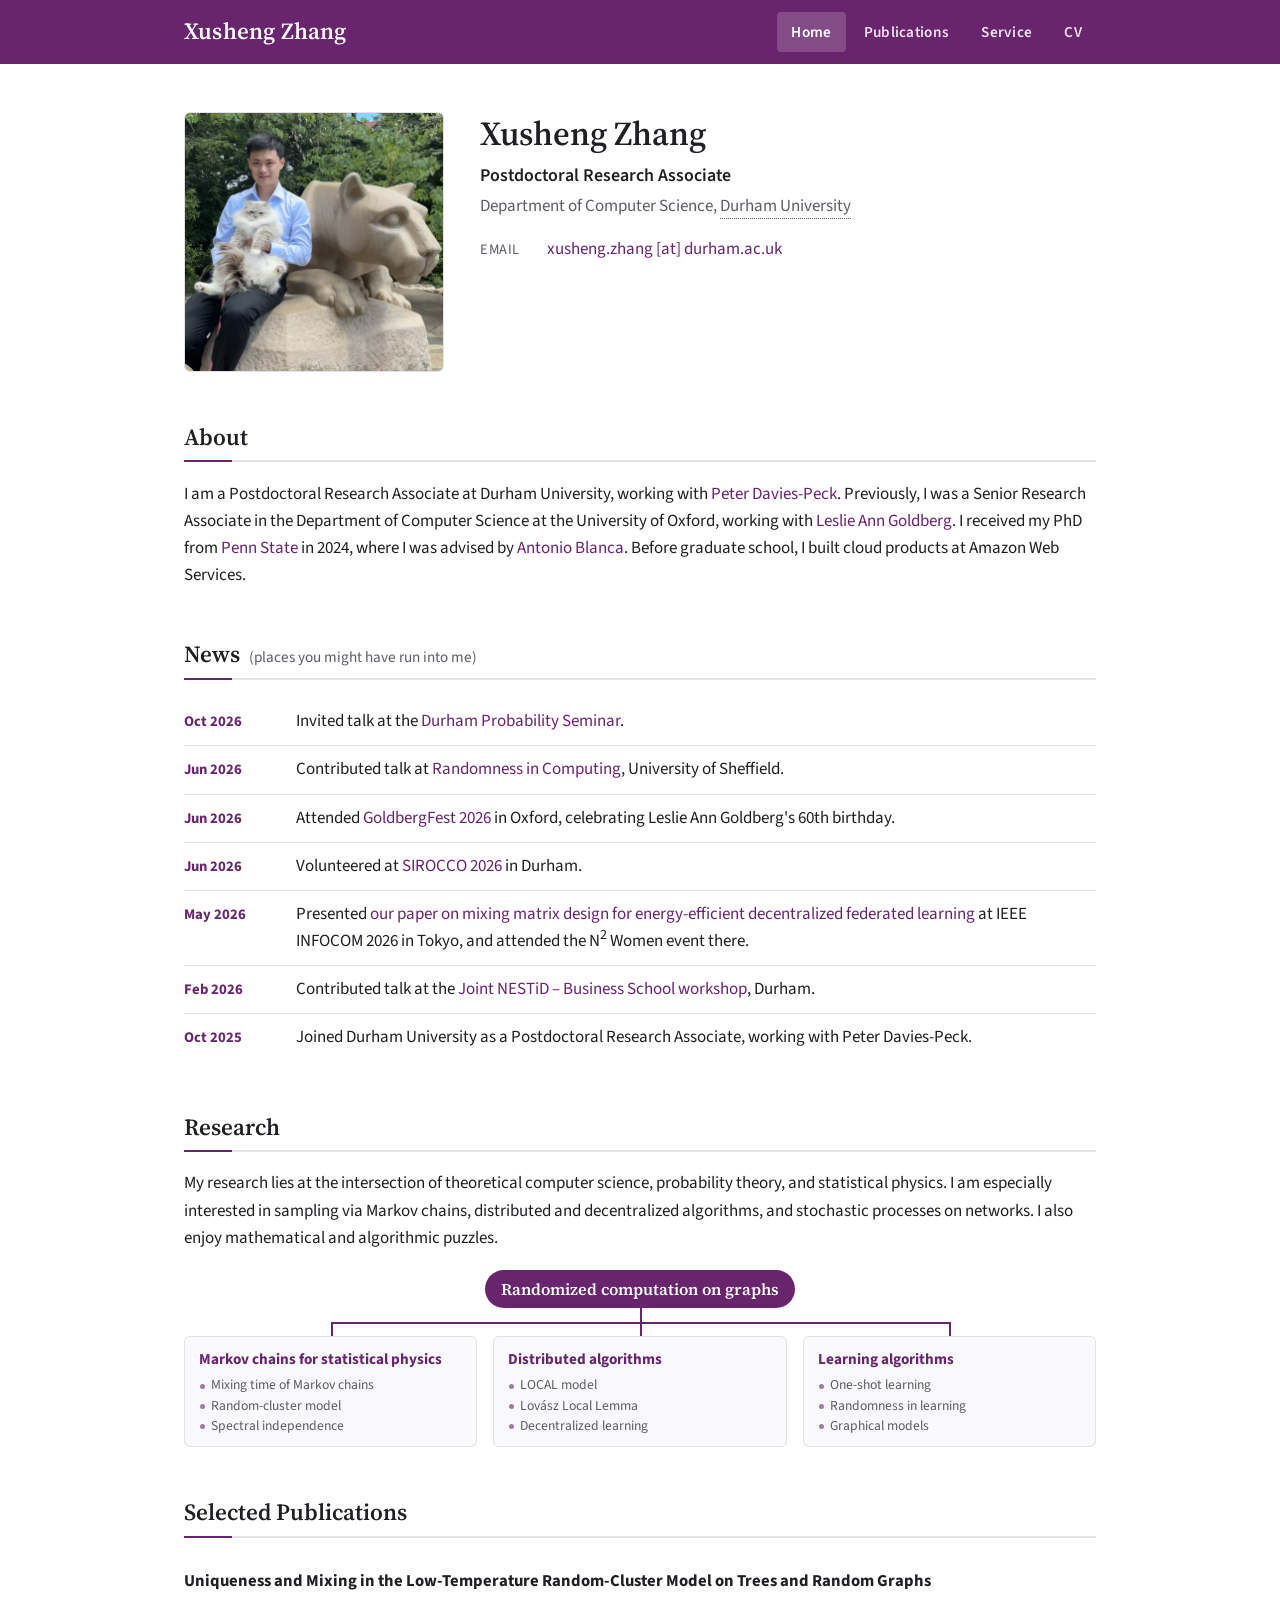
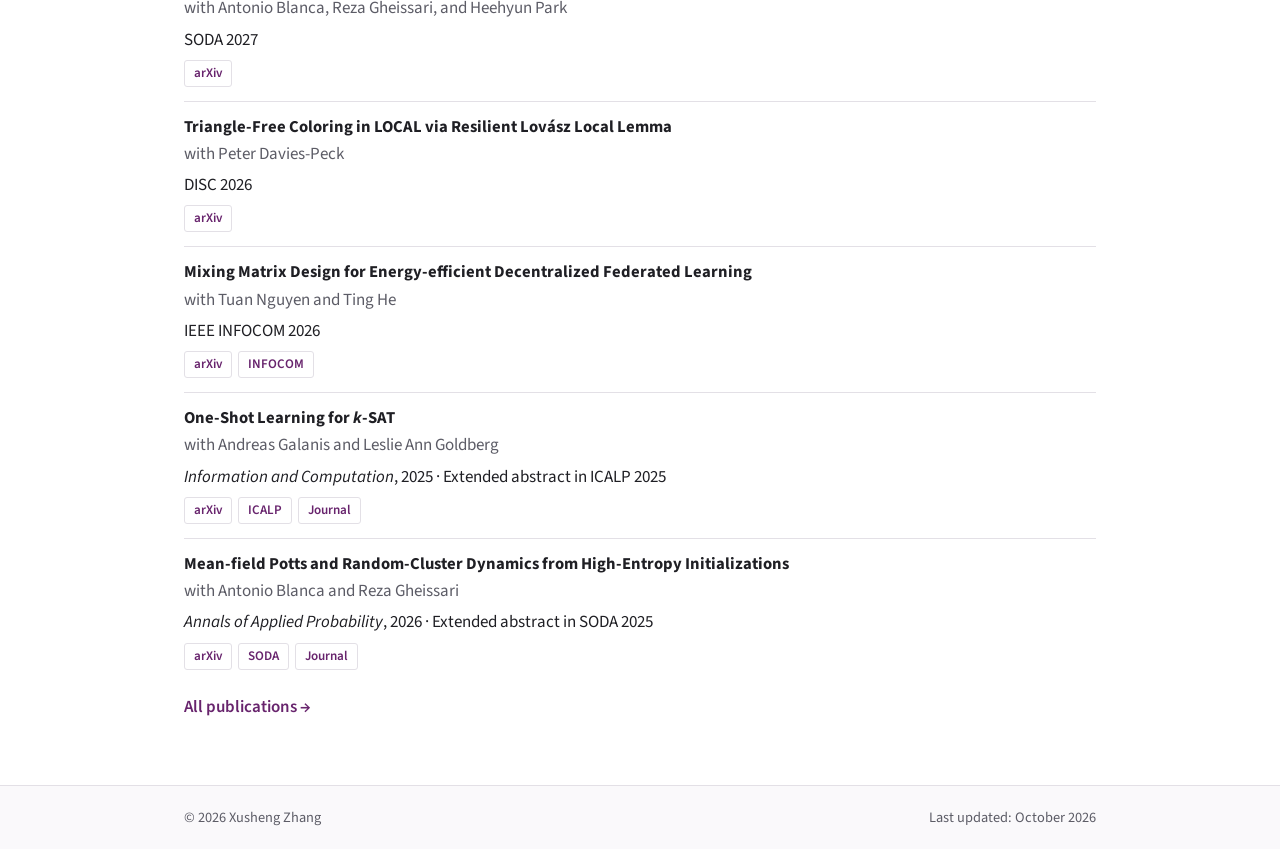
<file: index.html>
<!doctype html>
<html lang="en">
<head>
  <meta charset="utf-8">
  <meta name="viewport" content="width=device-width, initial-scale=1">
  <title>Xusheng Zhang</title>
  <meta name="description" content="Xusheng Zhang — Postdoctoral Research Associate in theoretical computer science at Durham University.">
  <link rel="icon" href="favicon.svg" type="image/svg+xml">
  <link rel="preconnect" href="https://fonts.googleapis.com">
  <link rel="preconnect" href="https://fonts.gstatic.com" crossorigin>
  <link href="https://fonts.googleapis.com/css2?family=Source+Sans+3:wght@400;600;700&family=Source+Serif+4:opsz,wght@8..60,400;8..60,600&display=swap" rel="stylesheet">
  <link rel="stylesheet" href="style.css">
</head>
<body>
<a class="skip-link" href="#main">Skip to main content</a>

<header class="site-header">
  <div class="wrap">
    <a class="site-title" href="index.html">Xusheng Zhang</a>
    <nav class="site-nav" aria-label="Main">
      <ul>
        <li><a href="index.html" aria-current="page">Home</a></li>
        <li><a href="publications.html">Publications</a></li>
        <li><a href="service.html">Service</a></li>
        <li><a href="cv.html">CV</a></li>
      </ul>
    </nav>
  </div>
</header>

<main id="main">
  <div class="wrap">

    <!-- ===================== Profile ===================== -->
    <section class="profile">
      <!-- Put your photo at profile.jpg (square, ~520×520px). The placeholder shows until then. -->
      <img class="profile-photo" src="profile.jpg" alt="Photo of Xusheng Zhang"
           onerror="this.onerror=null;this.src='profile-placeholder.svg';">
      <div>
        <h1>Xusheng Zhang</h1>
        <p class="role">Postdoctoral Research Associate</p>
        <p class="affil">Department of Computer Science, <a href="https://www.durham.ac.uk/">Durham University</a></p>

        <ul class="contact">
          <!-- Email is obfuscated: the full address never appears in the HTML.
               A small script assembles it in the browser; without JavaScript
               visitors see the "[at]/[dot]" form. -->
          <li><span class="label">Email</span>
            <span class="email" data-u="gnahz.gnehsux" data-d="ku.ca.mahrud">xusheng.zhang [at] durham.ac.uk</span>
          </li>
        </ul>
      </div>
    </section>

    <!-- ===================== Bio ===================== -->
    <section class="bio" aria-labelledby="about">
      <h2 id="about">About</h2>
      <p>
        I am a Postdoctoral Research Associate at Durham University, working with
        <a href="https://sites.google.com/view/peterdavies">Peter Davies-Peck</a>.
        Previously, I was a Senior Research Associate in the Department of Computer Science at the
        University of Oxford, working with
        <a href="https://www.cs.ox.ac.uk/people/leslieann.goldberg/">Leslie Ann Goldberg</a>.
        I received my PhD from <a href="https://www.psu.edu/">Penn State</a> in 2024, where I was advised by
        <a href="http://www.cse.psu.edu/~azb1015/">Antonio Blanca</a>.
        Before graduate school, I built cloud products at Amazon Web Services.
      </p>
    </section>

    <!-- ===================== News =====================
         Newest first. Copy one <li> block per item; <time> can be "2026" or "Oct 2026". -->
    <section aria-labelledby="news">
      <h2 id="news">News <span class="h2-aside">(places you might have run into me)</span></h2>
      <ul class="news">
        <li>
          <time datetime="2026-10">Oct 2026</time>
          <span>Invited talk at the <a href="https://www.maths.dur.ac.uk/seminars/pastseminars.html">Durham Probability Seminar</a>.</span>
        </li>
        <li>
          <time datetime="2026-06-30">Jun 2026</time>
          <span>Contributed talk at <a href="https://sites.google.com/view/fox-sheffield-2026">Randomness in Computing</a>, University of Sheffield.</span>
        </li>
        <li>
          <time datetime="2026-06-20">Jun 2026</time>
          <span>Attended <a href="https://www.cs.ox.ac.uk/standa.zivny/goldbergfest.html">GoldbergFest 2026</a> in Oxford, celebrating Leslie Ann Goldberg's 60th birthday.</span>
        </li>
        <li>
          <time datetime="2026-06-09">Jun 2026</time>
          <span>Volunteered at <a href="https://sirocco2026.webspace.durham.ac.uk/">SIROCCO 2026</a> in Durham.</span>
        </li>
        <li>
          <time datetime="2026-05">May 2026</time>
          <span>Presented <a href="https://ieeexplore.ieee.org/abstract/document/11571245">our paper on mixing matrix design for energy-efficient decentralized federated learning</a> at IEEE INFOCOM 2026 in Tokyo, and attended the N<sup>2</sup> Women event there.</span>
        </li>
        <li>
          <time datetime="2026-02">Feb 2026</time>
          <span>Contributed talk at the <a href="https://nestid.webspace.durham.ac.uk/nestid-seminar-2025-26/">Joint NESTiD &ndash; Business School workshop</a>, Durham.</span>
        </li>
        <li>
          <time datetime="2025-10">Oct 2025</time>
          <span>Joined Durham University as a Postdoctoral Research Associate, working with Peter Davies-Peck.</span>
        </li>
      </ul>
    </section>

    <!-- ===================== Research =====================
         One main theme branching into three areas. Each box links to the
         Publications page filtered to that topic. -->
    <section aria-labelledby="research">
      <h2 id="research">Research</h2>
      <p class="research-intro">
        My research lies at the intersection of theoretical computer science, probability theory, and
        statistical physics. I am especially interested in sampling via Markov chains, distributed and
        decentralized algorithms, and stochastic processes on networks. I also enjoy mathematical and
        algorithmic puzzles.
      </p>
      <div class="rtree">
        <div class="rtree-root">Randomized computation on graphs</div>
        <div class="rtree-branches">
          <a class="rtree-branch" href="publications.html#markov">
            <span class="rtree-title">Markov chains for statistical physics</span>
            <ul class="rtree-sub"><li>Mixing time of Markov chains</li><li>Random-cluster model</li><li>Spectral independence</li></ul>
          </a>
          <a class="rtree-branch" href="publications.html#distributed">
            <span class="rtree-title">Distributed algorithms</span>
            <ul class="rtree-sub"><li>LOCAL model</li><li>Lov&aacute;sz Local Lemma</li><li>Decentralized learning</li></ul>
          </a>
          <a class="rtree-branch" href="publications.html#learning">
            <span class="rtree-title">Learning algorithms</span>
            <ul class="rtree-sub"><li>One-shot learning</li><li>Randomness in learning</li><li>Graphical models</li></ul>
          </a>
        </div>
      </div>
    </section>

    <!-- ===================== Selected publications ===================== -->
    <section aria-labelledby="selected">
      <h2 id="selected">Selected Publications</h2>
      <ol class="pubs selected">
        <li>
          <div>
            <div class="pub-title">Uniqueness and Mixing in the Low-Temperature Random-Cluster Model on Trees and Random Graphs</div>
            <div class="pub-authors">with Antonio Blanca, Reza Gheissari, and Heehyun Park</div>
            <div class="pub-venue">SODA 2027</div>
            <div class="pub-links"><a href="https://arxiv.org/abs/2604.20693">arXiv</a></div>
          </div>
        </li>
        <li>
          <div>
            <div class="pub-title">Triangle-Free Coloring in LOCAL via Resilient Lovász Local Lemma</div>
            <div class="pub-authors">with Peter Davies-Peck</div>
            <div class="pub-venue">DISC 2026</div>
            <div class="pub-links"><a href="https://arxiv.org/abs/2608.13357">arXiv</a></div>
          </div>
        </li>
        <li>
          <div>
            <div class="pub-title">Mixing Matrix Design for Energy-efficient Decentralized Federated Learning</div>
            <div class="pub-authors">with Tuan Nguyen and Ting He</div>
            <div class="pub-venue">IEEE INFOCOM 2026</div>
            <div class="pub-links">
              <a href="https://arxiv.org/abs/2512.24069">arXiv</a>
              <a href="https://ieeexplore.ieee.org/abstract/document/11571245">INFOCOM</a>
            </div>
          </div>
        </li>
        <li>
          <div>
            <div class="pub-title">One-Shot Learning for <i>k</i>-SAT</div>
            <div class="pub-authors">with Andreas Galanis and Leslie Ann Goldberg</div>
            <div class="pub-venue">
              <em>Information and Computation</em>, 2025 &middot; Extended abstract in ICALP 2025
            </div>
            <div class="pub-links">
              <a href="https://arxiv.org/abs/2502.07135">arXiv</a>
              <a href="https://drops.dagstuhl.de/entities/document/10.4230/LIPIcs.ICALP.2025.84">ICALP</a>
              <a href="https://www.sciencedirect.com/science/article/pii/S089054012500121X">Journal</a>
            </div>
          </div>
        </li>
        <li>
          <div>
            <div class="pub-title">Mean-field Potts and Random-Cluster Dynamics from High-Entropy Initializations</div>
            <div class="pub-authors">with Antonio Blanca and Reza Gheissari</div>
            <div class="pub-venue">
              <em>Annals of Applied Probability</em>, 2026 &middot; Extended abstract in SODA 2025
            </div>
            <div class="pub-links">
              <a href="https://arxiv.org/abs/2404.13014">arXiv</a>
              <a href="https://epubs.siam.org/doi/10.1137/1.9781611978322.185">SODA</a>
              <a href="https://projecteuclid.org/journals/annals-of-applied-probability/volume-36/issue-1/Mean-field-Potts-and-random-cluster-dynamics-from-high-entropy/10.1214/25-AAP2235.short">Journal</a>
            </div>
          </div>
        </li>
      </ol>
      <p class="more"><a href="publications.html">All publications &rarr;</a></p>
    </section>


  </div>
</main>

<footer class="site-footer">
  <div class="wrap">
    <span>&copy; 2026 Xusheng Zhang</span>
    <span>Last updated: October 2026</span>
  </div>
</footer>
<script>
  // Assemble the obfuscated email address client-side.
  document.querySelectorAll('.email').forEach(function (el) {
    var rev = function (s) { return s.split('').reverse().join(''); };
    var addr = rev(el.dataset.u) + '@' + rev(el.dataset.d);
    var a = document.createElement('a');
    a.href = 'mail' + 'to:' + addr;
    a.textContent = rev(el.dataset.u) + ' [at] ' + rev(el.dataset.d);  // shown obfuscated; the link itself works
    el.replaceChildren(a);
  });
</script>
</body>
</html>
</file>
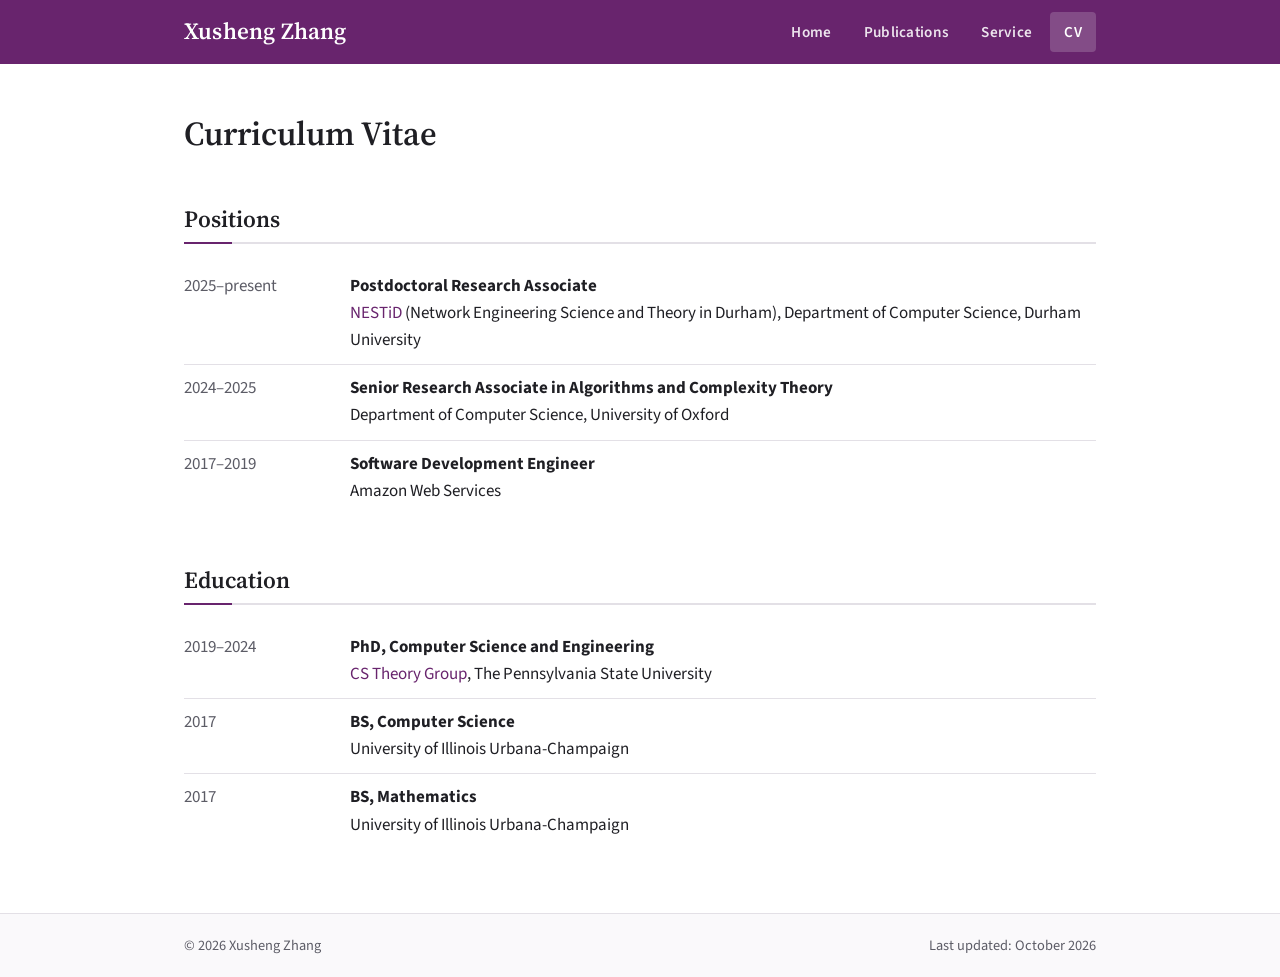
<file: cv.html>
<!doctype html>
<html lang="en">
<head>
  <meta charset="utf-8">
  <meta name="viewport" content="width=device-width, initial-scale=1">
  <title>CV — Xusheng Zhang</title>
  <meta name="description" content="Curriculum vitae of Xusheng Zhang.">
  <link rel="icon" href="favicon.svg" type="image/svg+xml">
  <link rel="preconnect" href="https://fonts.googleapis.com">
  <link rel="preconnect" href="https://fonts.gstatic.com" crossorigin>
  <link href="https://fonts.googleapis.com/css2?family=Source+Sans+3:wght@400;600;700&family=Source+Serif+4:opsz,wght@8..60,400;8..60,600&display=swap" rel="stylesheet">
  <link rel="stylesheet" href="style.css">
</head>
<body>
<a class="skip-link" href="#main">Skip to main content</a>

<header class="site-header">
  <div class="wrap">
    <a class="site-title" href="index.html">Xusheng Zhang</a>
    <nav class="site-nav" aria-label="Main">
      <ul>
        <li><a href="index.html">Home</a></li>
        <li><a href="publications.html">Publications</a></li>
        <li><a href="service.html">Service</a></li>
        <li><a href="cv.html" aria-current="page">CV</a></li>
      </ul>
    </nav>
  </div>
</header>

<main id="main">
  <div class="wrap">
    <h1>Curriculum Vitae</h1>

    <h2 id="positions">Positions</h2>
    <ul class="timeline">
      <li>
        <span class="when">2025–present</span>
        <span class="what"><strong>Postdoctoral Research Associate</strong>
          <a href="https://nestid.webspace.durham.ac.uk/">NESTiD</a> (Network Engineering Science and Theory in Durham), Department of Computer Science, Durham University</span>
      </li>
      <li>
        <span class="when">2024–2025</span>
        <span class="what"><strong>Senior Research Associate in Algorithms and Complexity Theory</strong>
          Department of Computer Science, University of Oxford</span>
      </li>
      <li>
        <span class="when">2017–2019</span>
        <span class="what"><strong>Software Development Engineer</strong>
          Amazon Web Services</span>
      </li>
    </ul>

    <h2 id="education">Education</h2>
    <ul class="timeline">
      <li>
        <span class="when">2019–2024</span>
        <span class="what"><strong>PhD, Computer Science and Engineering</strong>
          <a href="https://theory.cse.psu.edu/">CS Theory Group</a>, The Pennsylvania State University</span>
      </li>
      <li>
        <span class="when">2017</span>
        <span class="what"><strong>BS, Computer Science</strong>
          University of Illinois Urbana-Champaign</span>
      </li>
      <li>
        <span class="when">2017</span>
        <span class="what"><strong>BS, Mathematics</strong>
          University of Illinois Urbana-Champaign</span>
      </li>
    </ul>



  </div>
</main>

<footer class="site-footer">
  <div class="wrap">
    <span>&copy; 2026 Xusheng Zhang</span>
    <span>Last updated: October 2026</span>
  </div>
</footer>
</body>
</html>
</file>
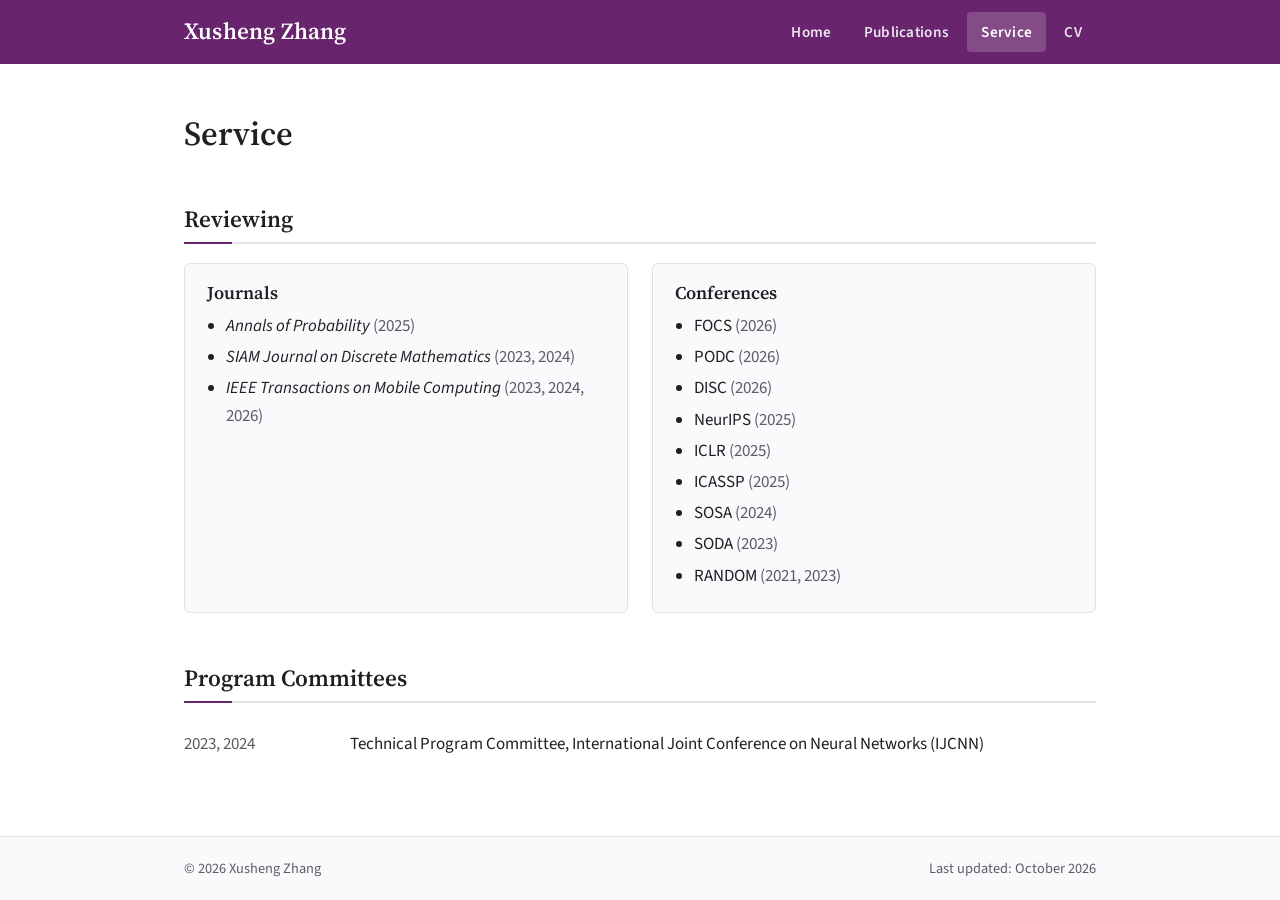
<file: service.html>
<!doctype html>
<html lang="en">
<head>
  <meta charset="utf-8">
  <meta name="viewport" content="width=device-width, initial-scale=1">
  <title>Service — Xusheng Zhang</title>
  <meta name="description" content="Professional service of Xusheng Zhang: reviewing and committees.">
  <link rel="icon" href="favicon.svg" type="image/svg+xml">
  <link rel="preconnect" href="https://fonts.googleapis.com">
  <link rel="preconnect" href="https://fonts.gstatic.com" crossorigin>
  <link href="https://fonts.googleapis.com/css2?family=Source+Sans+3:wght@400;600;700&family=Source+Serif+4:opsz,wght@8..60,400;8..60,600&display=swap" rel="stylesheet">
  <link rel="stylesheet" href="style.css">
</head>
<body>
<a class="skip-link" href="#main">Skip to main content</a>

<header class="site-header">
  <div class="wrap">
    <a class="site-title" href="index.html">Xusheng Zhang</a>
    <nav class="site-nav" aria-label="Main">
      <ul>
        <li><a href="index.html">Home</a></li>
        <li><a href="publications.html">Publications</a></li>
        <li><a href="service.html" aria-current="page">Service</a></li>
        <li><a href="cv.html">CV</a></li>
      </ul>
    </nav>
  </div>
</header>

<main id="main">
  <div class="wrap">
    <h1>Service</h1>

    <!-- To add an entry, copy a <li> line. Years go in <span class="years">. -->

    <h2 id="reviewing">Reviewing</h2>
    <div class="svc-grid">
      <div class="card">
        <h3>Journals</h3>
        <ul>
          <li><em>Annals of Probability</em> <span class="years">(2025)</span></li>
          <li><em>SIAM Journal on Discrete Mathematics</em> <span class="years">(2023, 2024)</span></li>
          <li><em>IEEE Transactions on Mobile Computing</em> <span class="years">(2023, 2024, 2026)</span></li>
        </ul>
      </div>
      <div class="card">
        <h3>Conferences</h3>
        <ul>
          <li>FOCS <span class="years">(2026)</span></li>
          <li>PODC <span class="years">(2026)</span></li>
          <li>DISC <span class="years">(2026)</span></li>
          <li>NeurIPS <span class="years">(2025)</span></li>
          <li>ICLR <span class="years">(2025)</span></li>
          <li>ICASSP <span class="years">(2025)</span></li>
          <li>SOSA <span class="years">(2024)</span></li>
          <li>SODA <span class="years">(2023)</span></li>
          <li>RANDOM <span class="years">(2021, 2023)</span></li>
        </ul>
      </div>
    </div>

    <h2 id="committees">Program Committees</h2>
    <ul class="timeline">
      <li><span class="when">2023, 2024</span><span class="what">Technical Program Committee, International Joint Conference on Neural Networks (IJCNN)</span></li>
    </ul>

  </div>
</main>

<footer class="site-footer">
  <div class="wrap">
    <span>&copy; 2026 Xusheng Zhang</span>
    <span>Last updated: October 2026</span>
  </div>
</footer>
</body>
</html>
</file>
<file: style.css>
/* ==========================================================
   Xusheng Zhang — personal academic site
   Shared stylesheet for all pages.
   Accent colour: Durham purple. Change --accent to restyle.
   ========================================================== */

:root {
  --accent: #68246d;          /* Durham purple */
  --accent-dark: #4a1a4e;
  --accent-soft: #f4eef5;
  --text: #1f1f24;
  --muted: #5c5c66;
  --line: #e3e0e6;
  --bg: #ffffff;
  --bg-alt: #faf9fb;
  --link: #68246d;
  --maxw: 960px;
  --serif: "Source Serif 4", Georgia, "Times New Roman", serif;
  --sans: "Source Sans 3", -apple-system, "Segoe UI", Helvetica, Arial, sans-serif;
}

@media (prefers-color-scheme: dark) {
  :root {
    --accent: #b77fbd;
    --accent-dark: #2b1230;
    --accent-soft: #2a2230;
    --text: #e9e7ec;
    --muted: #a8a3ae;
    --line: #34303a;
    --bg: #17151a;
    --bg-alt: #1e1b22;
    --link: #d2a6d7;
  }
}

* { box-sizing: border-box; }

html { scroll-behavior: smooth; }

body {
  margin: 0;
  font-family: var(--sans);
  font-size: 17px;
  line-height: 1.6;
  color: var(--text);
  background: var(--bg);
  -webkit-font-smoothing: antialiased;
  min-height: 100vh;
  display: flex;
  flex-direction: column;
}
body > main { flex: 1 0 auto; }

a { color: var(--link); text-decoration: none; }
a:hover { text-decoration: underline; text-underline-offset: 2px; }

.skip-link {
  position: absolute; left: -9999px; top: 0;
  background: var(--accent); color: #fff; padding: 8px 12px; z-index: 10;
}
.skip-link:focus { left: 8px; }

.wrap { max-width: var(--maxw); margin: 0 auto; padding: 0 24px; }

/* ---------- Header / navigation ---------- */
.site-header {
  background: #68246d;
  color: #fff;
}
@media (prefers-color-scheme: dark) {
  .site-header { background: #3a1840; }
}
.site-header .wrap {
  display: flex; align-items: center; justify-content: space-between;
  gap: 16px; flex-wrap: wrap;
  min-height: 64px;
}
.site-title {
  font-family: var(--serif);
  font-size: 1.45rem; font-weight: 600; letter-spacing: .2px;
  color: #fff;
}
.site-title:hover { text-decoration: none; opacity: .9; }

.site-nav ul {
  list-style: none; margin: 0; padding: 0;
  display: flex; flex-wrap: wrap; gap: 4px;
}
.site-nav a {
  display: block; padding: 8px 14px; border-radius: 4px;
  color: #fff; font-weight: 600; font-size: .95rem; letter-spacing: .3px;
  opacity: .88;
}
.site-nav a:hover { background: rgba(255,255,255,.12); text-decoration: none; opacity: 1; }
.site-nav a[aria-current="page"] {
  opacity: 1; background: rgba(255,255,255,.18);
}

/* ---------- Page body ---------- */
main { padding: 48px 0 64px; }

h1, h2, h3 { font-family: var(--serif); font-weight: 600; line-height: 1.25; }
h1 { font-size: 2.1rem; margin: 0 0 .25em; }
h2 {
  font-size: 1.45rem; margin: 2.2em 0 .8em;
  padding-bottom: .35em; border-bottom: 2px solid var(--line);
  position: relative;
}
h2::after {
  content: ""; position: absolute; left: 0; bottom: -2px;
  width: 48px; height: 2px; background: var(--accent);
}
h3 { font-size: 1.12rem; margin: 1.6em 0 .5em; }
.h2-aside { font-family: var(--sans); font-size: .95rem; font-weight: 400; color: var(--muted); margin-left: 4px; }

.page-intro { color: var(--muted); margin-top: 0; }

/* ---------- Profile block (home page) ---------- */
.profile {
  display: grid;
  grid-template-columns: 260px 1fr;
  gap: 36px;
  align-items: start;
}
.profile-photo {
  width: 260px; height: 260px; object-fit: cover;
  border-radius: 6px; background: var(--accent-soft);
  border: 1px solid var(--line);
  display: block;
}
.profile .role { font-size: 1.12rem; margin: 0; font-weight: 600; }
.profile .affil { margin: 2px 0 0; color: var(--muted); }
.profile .affil a { color: var(--muted); border-bottom: 1px dotted currentColor; }
.profile .affil a:hover { text-decoration: none; color: var(--link); }

.contact { margin: 16px 0 0; padding: 0; list-style: none; }
.contact li { margin: 2px 0; }
.contact .label {
  display: inline-block; min-width: 64px;
  color: var(--muted); font-size: .9rem; text-transform: uppercase; letter-spacing: .6px;
}

.profile-links {
  display: flex; flex-wrap: wrap; gap: 8px; margin: 18px 0 0; padding: 0; list-style: none;
}
.profile-links a {
  display: inline-block; padding: 5px 12px;
  border: 1px solid var(--accent); border-radius: 999px;
  font-size: .9rem; font-weight: 600;
}
.profile-links a:hover { background: var(--accent); color: #fff; text-decoration: none; }

.bio p { margin: 0 0 1em; }

.interests {
  display: flex; flex-wrap: wrap; gap: 8px; list-style: none; padding: 0; margin: 0;
}
.interests li {
  background: var(--accent-soft); color: var(--text);
  padding: 4px 12px; border-radius: 4px; font-size: .95rem;
}

/* ---------- Research tree (home page) ---------- */
.research-intro { margin: 0 0 18px; }
.rtree { --tree: var(--accent); --gap: 14px; }
.rtree-root {
  position: relative; width: fit-content; max-width: 100%; margin: 0 auto;
  padding: 6px 16px; border-radius: 999px;
  background: var(--accent); color: var(--bg);
  font-family: var(--serif); font-weight: 600; font-size: 1.02rem; text-align: center;
}
.rtree-root::after {
  content: ""; position: absolute; left: 50%; bottom: calc(-1 * var(--gap)); height: var(--gap);
  border-left: 2px solid var(--tree);
}
.rtree-branches {
  position: relative;
  display: grid; grid-template-columns: repeat(3, minmax(0, 1fr)); gap: 16px;
  margin-top: calc(2 * var(--gap));
}
.rtree-branches::before {
  content: ""; position: absolute; top: calc(-1 * var(--gap)); left: calc((100% - 32px) / 6); right: calc((100% - 32px) / 6);
  border-top: 2px solid var(--tree);
}
.rtree-branch {
  position: relative; display: block;
  border: 1px solid var(--line); border-radius: 6px;
  padding: 10px 14px; background: var(--bg-alt); color: var(--text);
}
.rtree-branch:hover { border-color: var(--accent); text-decoration: none; }
.rtree-branch:focus-visible { outline: 2px solid var(--accent); outline-offset: 2px; }
.rtree-branch::before {
  content: ""; position: absolute; left: 50%; top: calc(-1 * var(--gap) - 1px); height: var(--gap);
  border-left: 2px solid var(--tree);
}
.rtree-title { display: block; font-weight: 700; font-size: .95rem; color: var(--link); }
.rtree-sub { list-style: none; margin: 4px 0 0; padding: 0; font-size: .85rem; line-height: 1.5; color: var(--muted); }
.rtree-sub li { position: relative; padding-left: 12px; }
.rtree-sub li::before { content: ""; position: absolute; left: 1px; top: .62em; width: 5px; height: 5px; border-radius: 50%; background: var(--accent); opacity: .6; }

/* ---------- News ---------- */
.news { list-style: none; padding: 0; margin: 0; }
.news li {
  display: grid; grid-template-columns: 96px 1fr; gap: 16px;
  padding: 10px 0; border-bottom: 1px solid var(--line);
}
.news li:last-child { border-bottom: 0; }
.news time {
  font-variant-numeric: tabular-nums;
  color: var(--accent); font-weight: 700; font-size: .92rem; padding-top: 2px;
}
details.older { margin-top: 10px; }
details.older summary {
  cursor: pointer; color: var(--link); font-weight: 600; padding: 6px 0;
}

/* ---------- Publications ---------- */
.pub-meta { color: var(--muted); }
.pub-jump { display: flex; gap: 14px; flex-wrap: wrap; margin: 6px 0 0; font-weight: 600; }

ol.pubs { list-style: none; padding: 0; margin: 0; counter-reset: none; }
ol.pubs > li {
  display: grid; grid-template-columns: 44px 1fr; gap: 12px;
  padding: 16px 0; border-bottom: 1px solid var(--line);
}
ol.pubs > li:last-child { border-bottom: 0; }
.pub-num {
  font-family: var(--serif); color: var(--muted); font-size: 1.05rem; text-align: right;
  padding-top: 1px;
}
.pub-title { font-weight: 700; font-size: 1.04rem; line-height: 1.4; }
.pub-authors { color: var(--muted); margin-top: 2px; }
.pub-venue { margin-top: 4px; }
.pub-venue em { font-style: italic; }
.pub-venue .line { display: block; }
.pub-tag {
  display: inline-block; font-size: .78rem; font-weight: 700; letter-spacing: .4px;
  padding: 1px 7px; border-radius: 3px; margin-right: 6px; vertical-align: 1px;
  background: var(--accent-soft); color: var(--accent);
}
.pub-links { margin-top: 6px; display: flex; flex-wrap: wrap; gap: 6px; }
.pub-links a {
  font-size: .82rem; font-weight: 600; padding: 2px 9px;
  border: 1px solid var(--line); border-radius: 3px; color: var(--link);
}
.pub-links a:hover { border-color: var(--accent); text-decoration: none; background: var(--accent-soft); }

.note { color: var(--muted); font-size: .92rem; }

/* Publication topic filter */
.pub-filter { display: flex; flex-wrap: wrap; gap: 8px; margin: 0 0 12px; }
.pub-filter button {
  font: inherit; font-size: .92rem; font-weight: 600; cursor: pointer;
  padding: 6px 14px; border-radius: 999px;
  border: 1px solid var(--accent); background: transparent; color: var(--link);
}
.pub-filter button:hover { background: var(--accent-soft); }
.pub-filter button[aria-pressed="true"] { background: var(--accent); border-color: var(--accent); color: var(--bg); }
.pub-filter button:focus-visible { outline: 2px solid var(--accent); outline-offset: 2px; }
.pub-filter .count { font-weight: 400; opacity: .8; margin-left: 2px; }
ol.pubs > li[hidden] { display: none; }

/* Selected publications on the home page: no numbers */
ol.pubs.selected > li { grid-template-columns: 1fr; padding: 14px 0; }
.more { margin: 10px 0 0; font-weight: 600; }

/* ---------- Service ---------- */
.svc-grid {
  display: grid; grid-template-columns: 1fr 1fr; gap: 24px;
}
.card {
  border: 1px solid var(--line); border-radius: 6px; padding: 18px 22px;
  background: var(--bg-alt);
}
.card h3 { margin-top: 0; }
.card ul { margin: 0; padding-left: 1.1em; }
.card li { margin: 4px 0; }
.card .years { color: var(--muted); }

/* ---------- CV ---------- */
.btn {
  display: inline-block; background: var(--accent); color: #fff;
  padding: 10px 20px; border-radius: 4px; font-weight: 700;
}
.btn:hover { background: var(--accent-dark); text-decoration: none; }
@media (prefers-color-scheme: dark) { .btn { color: #17151a; } .btn:hover { color: #fff; } }

.timeline { list-style: none; padding: 0; margin: 0; }
.timeline li {
  display: grid; grid-template-columns: 150px 1fr; gap: 16px;
  padding: 10px 0; border-bottom: 1px solid var(--line);
}
.timeline li:last-child { border-bottom: 0; }
.timeline .when { color: var(--muted); font-variant-numeric: tabular-nums; }
.timeline .what strong { display: block; }

/* ---------- Placeholder highlighting (remove .todo class once filled) ---------- */
.todo {
  background: repeating-linear-gradient(135deg, #fff7d6, #fff7d6 8px, #fff3c2 8px, #fff3c2 16px);
  color: #6b5200; border-radius: 3px; padding: 0 4px;
}
@media (prefers-color-scheme: dark) {
  .todo { background: #3a3218; color: #f0d98a; }
}

/* ---------- Footer ---------- */
.site-footer {
  border-top: 1px solid var(--line); background: var(--bg-alt);
  color: var(--muted); font-size: .9rem;
}
.site-footer .wrap {
  display: flex; justify-content: space-between; flex-wrap: wrap; gap: 8px;
  padding-top: 20px; padding-bottom: 20px;
}

/* ---------- Small screens ---------- */
@media (max-width: 720px) {
  body { font-size: 16px; }
  .wrap { padding: 0 16px; }
  .site-header .wrap { padding-top: 10px; padding-bottom: 10px; }
  .site-nav a { padding: 6px 10px; }
  main { padding: 32px 0 48px; }
  .profile { grid-template-columns: 1fr; gap: 20px; }
  .profile-photo { width: 200px; height: 200px; }
  h1 { font-size: 1.75rem; }
  .svc-grid { grid-template-columns: 1fr; }
  .news li { grid-template-columns: 1fr; gap: 0; }
  .timeline li { grid-template-columns: 1fr; gap: 0; }
  ol.pubs > li { grid-template-columns: 32px 1fr; gap: 8px; }
  /* research tree becomes a vertical outline */
  .rtree-root { margin: 0; }
  .rtree-root::after { left: 22px; }
  .rtree-branches { grid-template-columns: 1fr; gap: 10px; margin-top: var(--gap); margin-left: 23px; padding-left: 16px; border-left: 2px solid var(--tree); }
  .rtree-branches::before { display: none; }
  .rtree-branch::before { left: -17px; top: 18px; height: 0; width: 16px; border-left: 0; border-top: 2px solid var(--tree); }
  .rtree-branch:last-child::after { content: ""; position: absolute; left: -21px; top: 20px; bottom: -2px; width: 6px; background: var(--bg); }
}

/* keep superscripts from stretching line height */
sup { line-height: 0; }
</file>
